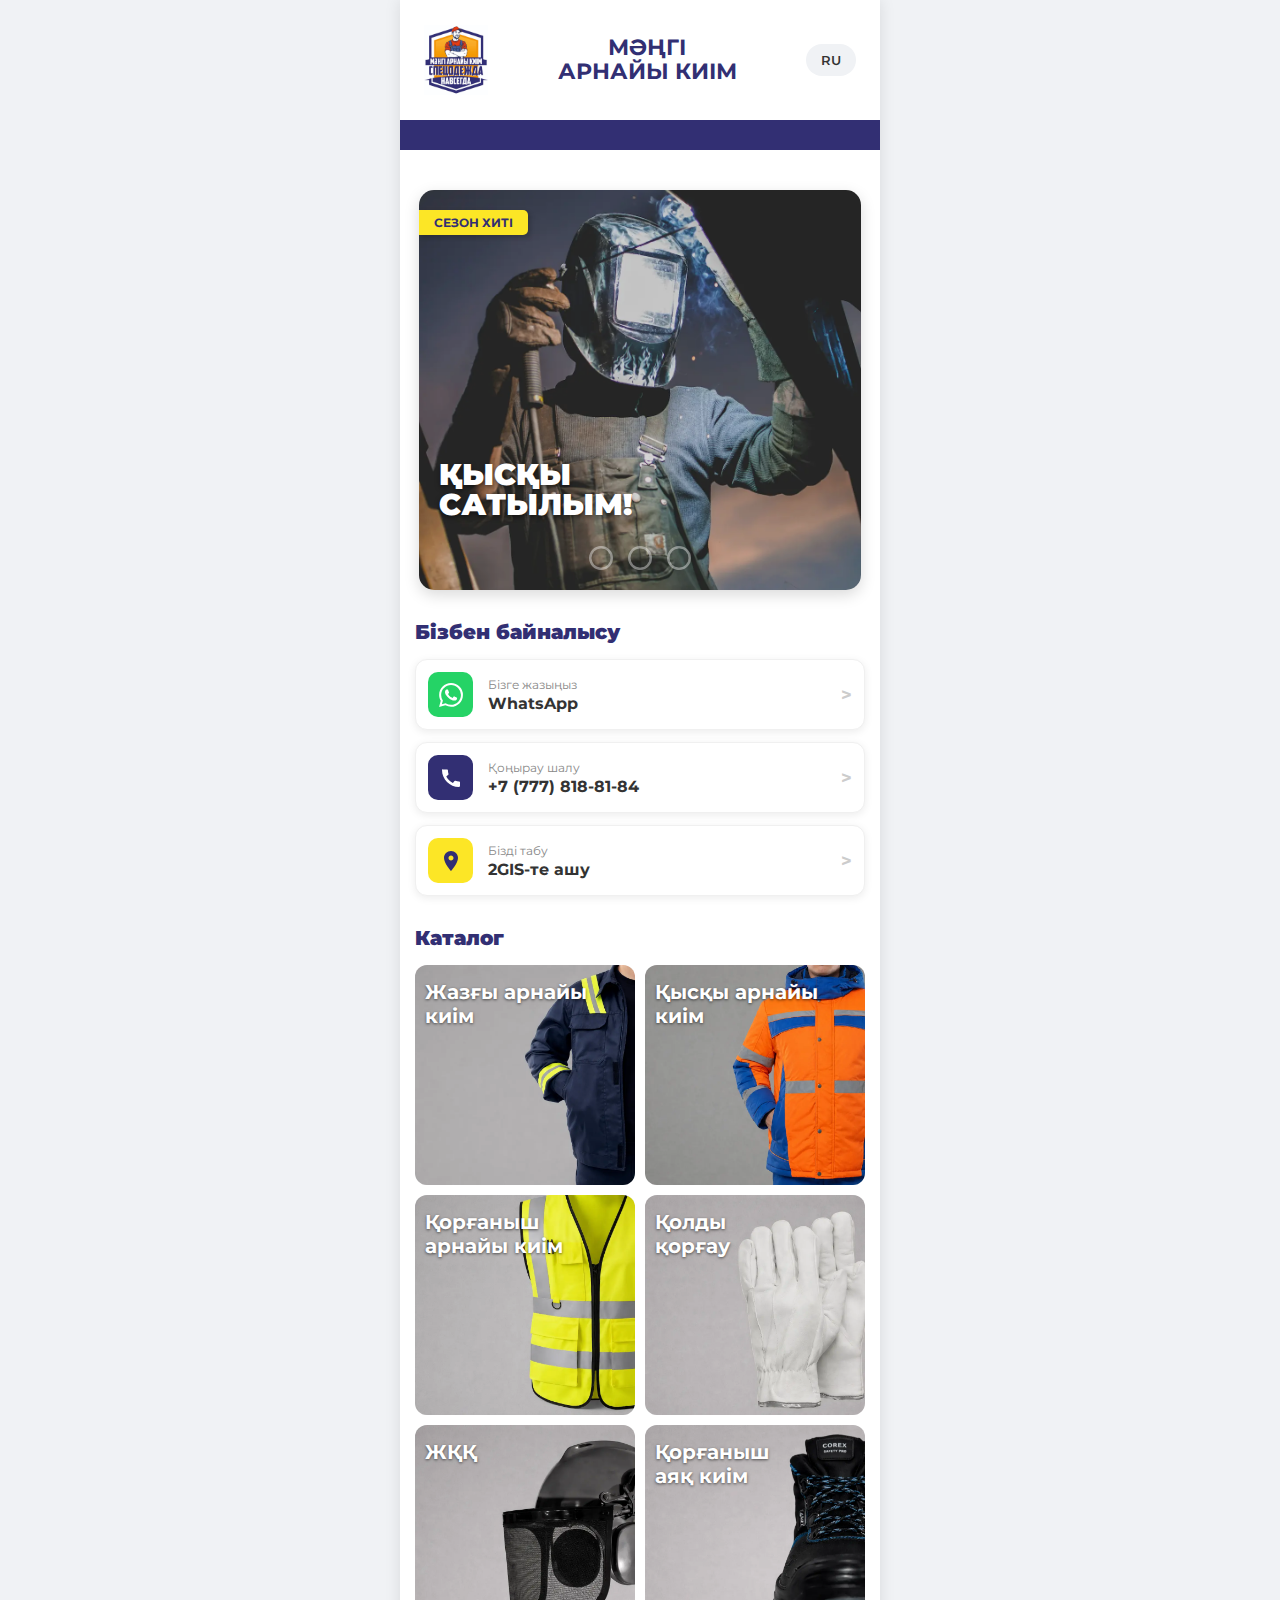
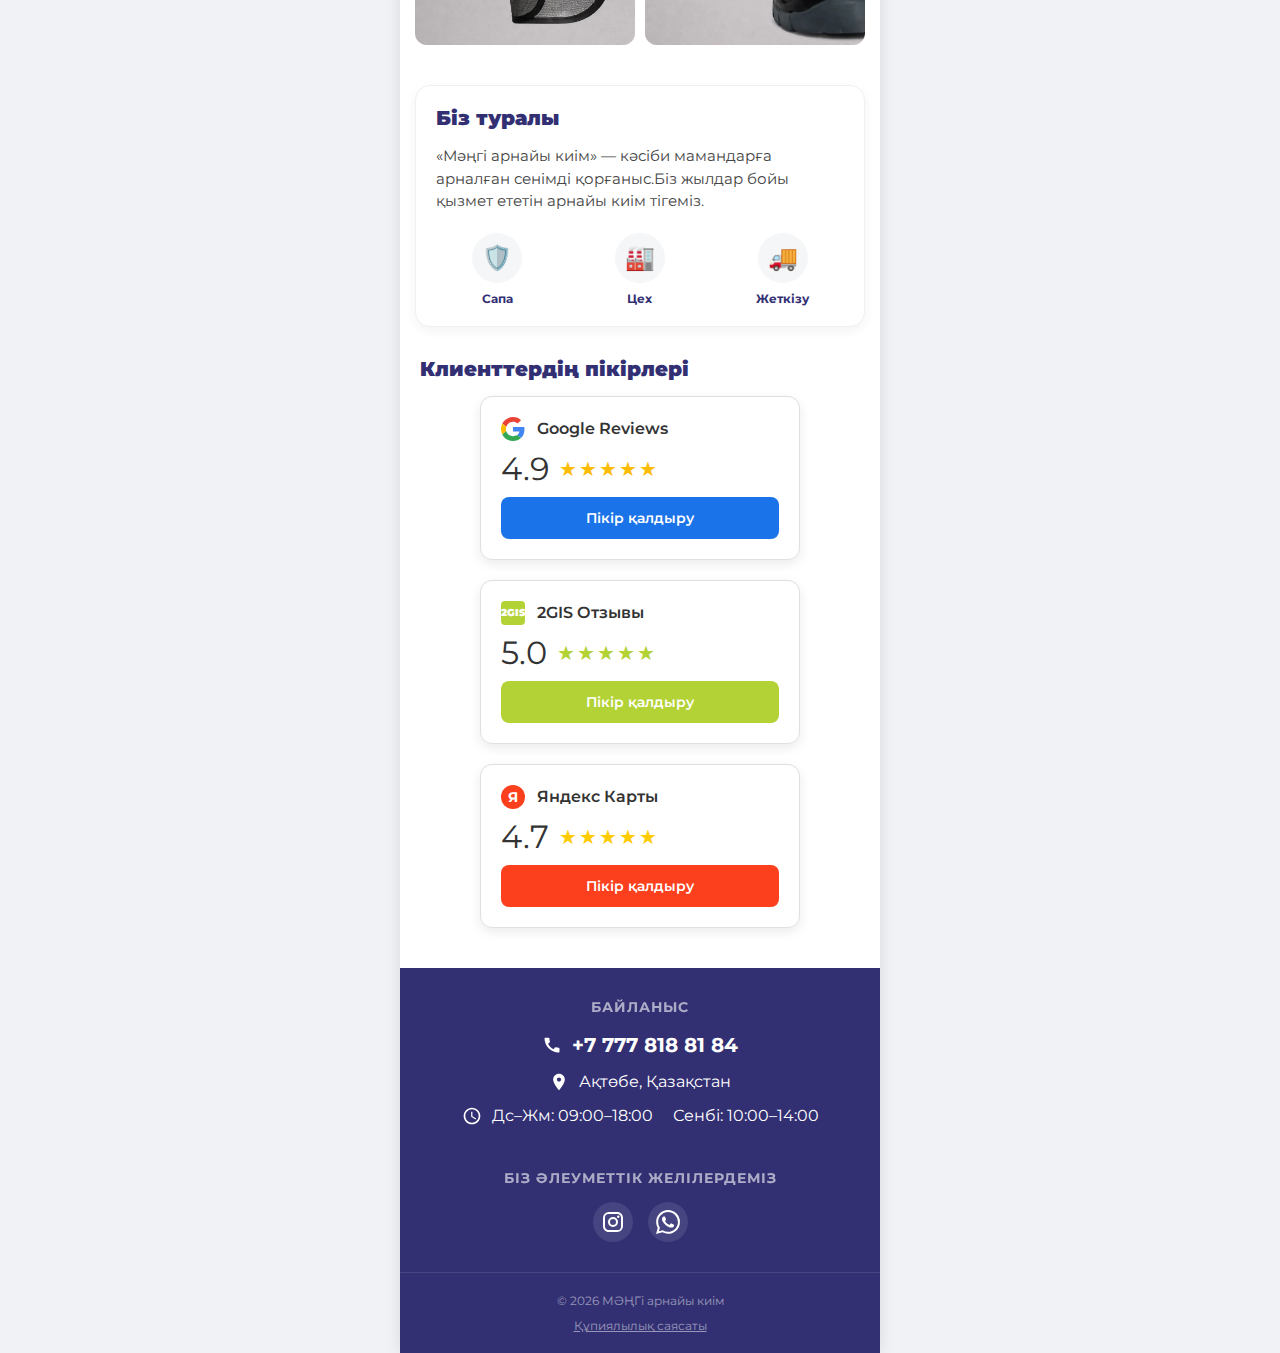
<file: index.html>
<!DOCTYPE html>
<html lang="ru">
<head>
    <meta charset="UTF-8">
    <meta name="viewport" content="width=device-width, initial-scale=1.0, maximum-scale=1.0, user-scalable=no">
    <title>Мой сайт</title>

    <link rel="preconnect" href="https://fonts.googleapis.com">
    <link rel="preconnect" href="https://fonts.gstatic.com" crossorigin>
    <link href="https://fonts.googleapis.com/css2?family=Oswald:wght@200..700&display=swap" rel="stylesheet">
    <link rel="preconnect" href="https://fonts.googleapis.com">
    <link rel="preconnect" href="https://fonts.gstatic.com" crossorigin>
    <link href="https://fonts.googleapis.com/css2?family=Montserrat:ital,wght@0,100..900;1,100..900&display=swap" rel="stylesheet">

    <link rel = "stylesheet" href = "spnavsegda-css/header.css">
    <link rel = "stylesheet" href = "spnavsegda-css/general.css">
    <link rel = "stylesheet" href = "spnavsegda-css/slider.css">
    <link rel = "stylesheet" href = "spnavsegda-css/buttons.css">
    <link rel = "stylesheet" href = "spnavsegda-css/catalog.css">
    <link rel = "stylesheet" href = "spnavsegda-css/about-us.css">
    <link rel = "stylesheet" href = "spnavsegda-css/reviews.css">
    <link rel = "stylesheet" href = "spnavsegda-css/basement.css">
    
</head>
<body>

    <div class="mobile-screen">

        <div class = "header">

            <div class = "left-section">
                <img class = "logo" src = "icons/qwe.jpg">
            </div>

            <div class = "middle-section">
                
                <p class="header-text">
                    <span data-lang="mkt_forever">МӘҢГІ</span>
                    <br>
                    <span data-lang="mkt_workwear">АРНАЙЫ КИІМ</span>
                </p>

            </div>

            <div class = "right-section">
                <p class="header-lang" id="langBtn" onclick="toggleLanguage()">RU</p>
            </div>

        </div>

        <div class = "header-line">

        </div>

        <div class="slider-container">
    
            <div class="slider-track" id="autoSlider">
                
                <div class="slide">
                    <img src= "slider-images/max-larochelle-c-vWdiICscA-unsplash (1).webp" class="slide-image">
                    <div class="slide-badge" data-lang = "mkt_hit">СЕЗОН ХИТІ</div>
                    <div class="slide-content">
                        <h2 class="slide-title">
                            <span data-lang="slide_winter">ҚЫСҚЫ</span>
                            <br>
                            <span data-lang="slide_sale">САТЫЛЫМ!</span>
                        </h2>
                    </div>
                </div>
        
                <div class="slide">
                    <img src="slider-images/frank-albrecht-PoH0Xf9ZaYE-unsplash.webp" class="slide-image" loading="lazy">
                    <div class="slide-content">
                        <h2 class="slide-title">
                            <span data-lang="slide_eternal">МӘҢГІЛІК</span>
                            <br>
                            <span data-lang="slide_protection">ҚОРҒАНЫС</span>
                        </h2>
                    </div>
                </div>
                
                <div class="slide">
                    <img src= "slider-images/gabriel-alenius-dA-oPHeQZkA-unsplash.webp" class="slide-image" loading="lazy">
                    <div class="slide-content">
                        <h2 class="slide-title">
                            <span data-lang="mkt_new">ЖАҢА</span>
                            <br>
                            <span data-lang="mkt_collection">КОЛЛЕКЦИЯ</span>
                        </h2>
                    </div>
                </div>
        
            </div>
        
            <div class="slider-dots-overlay">
                <div class="timer-dot active" data-index="0">
                    <svg viewBox="0 0 40 40">
                        <circle cx="20" cy="20" r="18" class="bg-ring"></circle>
                        <circle cx="20" cy="20" r="18" class="progress-ring"></circle>
                    </svg>
                </div>
                <div class="timer-dot" data-index="1">
                    <svg viewBox="0 0 40 40">
                        <circle cx="20" cy="20" r="18" class="bg-ring"></circle>
                        <circle cx="20" cy="20" r="18" class="progress-ring"></circle>
                    </svg>
                </div>
                <div class="timer-dot" data-index="2">
                    <svg viewBox="0 0 40 40">
                        <circle cx="20" cy="20" r="18" class="bg-ring"></circle>
                        <circle cx="20" cy="20" r="18" class="progress-ring"></circle>
                    </svg>
                </div>
            </div>
            
        </div>



        <div class="content-wrapper">
    
            <h2 class="contact-title" data-lang="contact_us_title">Бiзбен байналысу</h2>
        
            <div class="contact-buttons-list">
                
                <a href="https://api.whatsapp.com/send/?phone=77778188184&text&type=phone_number&app_absent=0" class="contact-card">
                    <div class="icon-box whatsapp-bg">
                        <svg viewBox="0 0 24 24" fill="white"><path d="M17.472 14.382c-.297-.149-1.758-.867-2.03-.967-.273-.099-.471-.148-.67.15-.197.297-.767.966-.94 1.164-.173.199-.347.223-.644.075-.297-.15-1.255-.463-2.39-1.475-.883-.788-1.48-1.761-1.653-2.059-.173-.297-.018-.458.13-.606.134-.133.298-.347.446-.52.149-.174.198-.298.298-.497.099-.198.05-.371-.025-.52-.075-.149-.669-1.612-.916-2.207-.242-.579-.487-.5-.669-.51-.173-.008-.371-.008-.57-.008-.198 0-.52.074-.792.372-.272.297-1.04 1.016-1.04 2.479 0 1.462 1.065 2.875 1.213 3.074.149.198 2.096 3.2 5.077 4.487.709.306 1.262.489 1.694.625.712.227 1.36.195 1.871.118.571-.085 1.758-.719 2.006-1.413.248-.694.248-1.289.173-1.413-.074-.124-.272-.198-.57-.347m-5.421 7.403h-.004a9.87 9.87 0 01-5.031-1.378l-.361-.214-3.741.982.998-3.648-.235-.374a9.86 9.86 0 01-1.51-5.26c.001-5.45 4.436-9.884 9.888-9.884 2.64 0 5.122 1.03 6.988 2.898a9.825 9.825 0 012.893 6.994c-.003 5.45-4.437 9.884-9.885 9.884m8.413-18.297A11.815 11.815 0 0012.05 0C5.495 0 .16 5.335.157 11.892c0 2.096.547 4.142 1.588 5.945L.057 24l6.305-1.654a11.882 11.882 0 005.683 1.448h.005c6.554 0 11.89-5.335 11.893-11.893a11.821 11.821 0 00-3.48-8.413Z"/></svg>
                    </div>
                    <div class="card-text">
                        <span class="label" data-lang="btn_write_us">Бізге жазыңыз</span>
                        <span class="value">WhatsApp</span>
                    </div>
                    <div class="arrow">></div>
                </a>
        
                <a href="tel:+77778188184" class="contact-card">
                    <div class="icon-box phone-bg">
                        <svg viewBox="0 0 24 24" fill="white"><path d="M20.01 15.38c-1.23 0-2.42-.2-3.53-.56a.977.977 0 00-1.01.24l-1.57 1.97c-2.83-1.49-5.15-3.8-6.62-6.63l1.97-1.57c.23-.24.31-.56.25-.87-.37-1.11-.56-2.3-.56-3.53 0-.54-.45-.99-.99-.99H4.19C3.65 3 3 3.24 3 3.99 3 13.28 10.73 21 20.01 21c.71 0 .99-.63.99-1.18v-3.45c0-.54-.45-.99-.99-.99z"/></svg>
                    </div>
                    <div class="card-text">
                        <span class="label" data-lang="btn_call">Қоңырау шалу</span>
                        <span class="value">+7 (777) 818-81-84</span>
                    </div>
                    <div class="arrow">></div>
                </a>
        
                <a href="https://go.2gis.com/frepL" target="_blank" class="contact-card">
                    <div class="icon-box gis-bg">
                        <svg viewBox="0 0 24 24" fill="white"><path d="M12 2C8.13 2 5 5.13 5 9c0 5.25 7 13 7 13s7-7.75 7-13c0-3.87-3.13-7-7-7zm0 9.5c-1.38 0-2.5-1.12-2.5-2.5s1.12-2.5 2.5-2.5 2.5 1.12 2.5 2.5-1.12 2.5-2.5 2.5z"/></svg>
                    </div>
                    <div class="card-text">
                        <span class="label" data-lang="btn_find">Бізді табу</span>
                        <span class="value" data-lang="2gis_open">2GIS-те ашу</span>
                    </div>
                    <div class="arrow">></div>
                </a>
        
            </div>
        </div>

        <h2 class="catalog-section-title">Каталог</h2>


        <div class="catalog-grid">

            <div class="catalog-card">
                <img class="catalog-img" src="grid-images/summer-workwear.webp" loading="lazy">
                <div class="catalog-overlay">
                    <span data-lang="cat_summer_1">Жазғы арнайы</span><br>
                    <span data-lang="cat_summer_2">киім</span>
                </div>
            </div>
        
            <div class="catalog-card">
                <img class="catalog-img" src="grid-images/winter-workwear.webp" loading="lazy">
                <div class="catalog-overlay">
                    <span data-lang="cat_winter_1">Қысқы арнайы</span><br>
                    <span data-lang="cat_winter_2">киім</span>
                </div>
            </div>
        
            <div class="catalog-card">
                <img class="catalog-img" src="grid-images/protective-workwear.webp" loading="lazy">
                <div class="catalog-overlay">
                    <span data-lang="cat_prot_1">Қорғаныш</span><br>
                    <span data-lang="cat_prot_2">арнайы киім</span>
                </div>
            </div>
        
            <div class="catalog-card">
                <img class="catalog-img" src="grid-images/hand-workwear.webp" loading="lazy">
                <div class="catalog-overlay">
                    <span data-lang="cat_hands_1">Қолды</span><br>
                    <span data-lang="cat_hands_2">қорғау</span>
                </div>
            </div>
        
            <div class="catalog-card">
                <img class="catalog-img" src="grid-images/PPE.webp" loading="lazy">
                <div class="catalog-overlay" data-lang="cat_siz">
                    ЖҚҚ
                </div>
            </div>
        
            <div class="catalog-card">
                <img class="catalog-img" src="grid-images/foot-workwear.webp" loading="lazy">
                <div class="catalog-overlay">
                    <span data-lang="cat_shoes_1">Қорғаныш</span><br>
                    <span data-lang="cat_shoes_2">аяқ киім</span>
                </div>
            </div>
        
        </div>

        <div class="content-wrapper">

            <div style="height: 20px;"></div>

            <div class="about-card">
                <h2 class="about-us-title" data-lang="about_title">Біз туралы</h2>
                <p class="about-text" data-lang="about_text_full">
                    «Мәңгі арнайы киім» — кәсіби мамандарға арналған сенімді қорғаныс.Біз жылдар бойы қызмет ететін арнайы киім тігеміз.
                </p>
                
                <div class="features-row">
                    <div class="feature-item">
                        <div class="feature-icon">🛡️</div>
                        <span data-lang="feat_quality">Сапа</span>
                    </div>
                    <div class="feature-item">
                        <div class="feature-icon">🏭</div>
                        <span>Цех</span>
                    </div>
                    <div class="feature-item">
                        <div class="feature-icon">🚚</div>
                        <span data-lang="feat_delivery">Жеткізу</span>
                    </div>
                </div>
            </div>
            
            <div class="reviews-section">
                <h2 class="reviews-section-title" data-lang="reviews_title">Клиенттердің пікірлері</h2>
                
                <div class="review-card">
                    <div class="review-header">
                        <div class="review-logo-box">
                            <svg width="40" height="40" viewBox="0 0 48 48">
                                <path fill="#EA4335" d="M24 9.5c3.54 0 6.71 1.22 9.21 3.6l6.85-6.85C35.9 2.38 30.47 0 24 0 14.62 0 6.51 5.38 2.56 13.22l7.98 6.19C12.43 13.72 17.74 9.5 24 9.5z"></path>
                                <path fill="#4285F4" d="M46.98 24.55c0-1.57-.15-3.09-.38-4.55H24v9.02h12.94c-.58 2.96-2.26 5.48-4.78 7.18l7.73 6c4.51-4.18 7.09-10.36 7.09-17.65z"></path>
                                <path fill="#FBBC05" d="M10.53 28.59c-.48-1.45-.76-2.99-.76-4.59s.27-3.14.76-4.59l-7.98-6.19C.92 16.46 0 20.12 0 24c0 3.88.92 7.54 2.56 10.78l7.97-6.19z"></path>
                                <path fill="#34A853" d="M24 48c6.48 0 11.93-2.13 15.89-5.81l-7.73-6c-2.15 1.45-4.92 2.3-8.16 2.3-6.26 0-11.57-4.22-13.47-9.91l-7.98 6.19C6.51 42.62 14.62 48 24 48z"></path>
                            </svg>
                        </div>
                        <div class="review-title">Google Reviews</div>
                    </div>
            
                    <div class="review-rating">
                        <span class="rating-number">4.9</span>
                        <div class="stars-row stars-google">
                            <span>★</span><span>★</span><span>★</span><span>★</span><span>★</span>
                        </div>
                    </div>
                    
                    <a data-lang="btn_review" href="https://www.google.com/search?sca_esv=c889e3cf512c13a4&q=spetsodezhda+navsegda+aktobe+reviews&uds=[base64]&si=AL3DRZEsmMGCryMMFSHJ3StBhOdZ2-6yYkXd_doETEE1OR-qOQQQ0GxME1t-jnnpKOCkgF6aimH71SWpFAqm6poy10JX0E24Zm1jhXAK2t4ra1gVzn_8murjzSI-0KE4aWFSlevEqzzbf31p8qIOqBpDS4TT4VGOrg%3D%3D&sa=X&ved=2ahUKEwi3i8HjmJWSAxXHSPEDHTStKXEQk8gLegQIHhAB&ictx=1&biw=402&bih=659&dpr=3&aic=0" target="_blank" rel="noopener noreferrer" class="review-btn-link btn-google">
                        Пікір қалдыру
                    </a>
                </div>
            
                <div class="review-card">
                    <div class="review-header">
                        <div class="review-logo-box">
                            <div class="logo-2gis">2GIS</div>
                        </div>
                        <div class="review-title">2GIS Отзывы</div>
                    </div>
            
                    <div class="review-rating">
                        <span class="rating-number">5.0</span>
                        <div class="stars-row stars-2gis">
                            <span>★</span><span>★</span><span>★</span><span>★</span><span>★</span>
                        </div>
                    </div>
                    
                    <a data-lang="btn_review" href="https://2gis.kz/aktobe/firm/70000001032279046/tab/reviews" rel="noopener noreferrer" target="_blank" class="review-btn-link btn-2gis">
                        Пікір қалдыру
                    </a>
                </div>
            
                <div class="review-card">
                    <div class="review-header">
                        <div class="review-logo-box">
                            <div class="logo-yandex">Я</div>
                        </div>
                        <div class="review-title">Яндекс Карты</div>
                    </div>
            
                    <div class="review-rating">
                        <span class="rating-number">4.7</span>
                        <div class="stars-row stars-yandex">
                            <span>★</span><span>★</span><span>★</span><span>★</span><span>★</span>
                        </div>
                    </div>
                    
                    <a data-lang="btn_review" href="https://yandex.kz/maps/ru/org/arnayy_kiim_navsegda/59197077655/reviews/?ll=57.176771%2C50.281276&z=16" rel="noopener noreferrer" target="_blank" class="review-btn-link btn-yandex">
                        Пікір қалдыру
                    </a>
                </div>
            
            </div>

        </div>


        <div class="basement">

            <div class="basement-top">
                
                <div class="basement-column">
                    <h3 class="basement-title" data-lang="contacts_short">БАЙЛАНЫС</h3>
                    
                    <a class="basement-link phone-link" href="tel:+77778188184">
                        <svg viewBox="0 0 24 24"><path d="M20.01 15.38c-1.23 0-2.42-.2-3.53-.56a.977.977 0 00-1.01.24l-1.57 1.97c-2.83-1.49-5.15-3.8-6.62-6.63l1.97-1.57c.23-.24.31-.56.25-.87-.37-1.11-.56-2.3-.56-3.53 0-.54-.45-.99-.99-.99H4.19C3.65 3 3 3.24 3 3.99 3 13.28 10.73 21 20.01 21c.71 0 .99-.63.99-1.18v-3.45c0-.54-.45-.99-.99-.99z"/></svg>
                        +7 777 818 81 84
                    </a>
                    
                    <div class="basement-info">
                        <svg viewBox="0 0 24 24"><path d="M12 2C8.13 2 5 5.13 5 9c0 5.25 7 13 7 13s7-7.75 7-13c0-3.87-3.13-7-7-7zm0 9.5c-1.38 0-2.5-1.12-2.5-2.5s1.12-2.5 2.5-2.5 2.5 1.12 2.5 2.5-1.12 2.5-2.5 2.5z"/></svg>
                        <span data-lang="addr_city">Ақтөбе, Қазақстан</span>
                    </div>
                    
                    <div class="basement-info">
                        <svg viewBox="0 0 24 24"><path d="M11.99 2C6.47 2 2 6.48 2 12s4.47 10 9.99 10C17.52 22 22 17.52 22 12S17.52 2 11.99 2zM12 20c-4.42 0-8-3.58-8-8s3.58-8 8-8 8 3.58 8 8-3.58 8-8 8zm.5-13H11v6l5.25 3.15.75-1.23-4.5-2.67z"/></svg>
                        <span data-lang="time_week">Дс–Жм: 09:00–18:00</span><br><span data-lang="time_sat">Сенбі: 10:00–14:00</span>
                    </div>
                </div>
        
                <div class="basement-column">
                    <h3 class="basement-title">БІЗ ӘЛЕУМЕТТІК ЖЕЛІЛЕРДЕМІЗ</h3>
                    <div class="social-links">
                        <a href="https://www.instagram.com/specodezhda_navsegda/" class="social-icon inst-icon">
                            <svg viewBox="0 0 24 24"><path d="M7.8 2h8.4C19.4 2 22 4.6 22 7.8v8.4a5.8 5.8 0 0 1-5.8 5.8H7.8C4.6 22 2 19.4 2 16.2V7.8A5.8 5.8 0 0 1 7.8 2m-.2 2A3.6 3.6 0 0 0 4 7.6v8.8C4 18.39 5.61 20 7.6 20h8.8a3.6 3.6 0 0 0 3.6-3.6V7.6C20 5.61 18.39 4 16.4 4H7.6m9.65 1.5a1.25 1.25 0 0 1 1.25 1.25A1.25 1.25 0 0 1 17.25 8 1.25 1.25 0 0 1 16 6.75a1.25 1.25 0 0 1 1.25-1.25M12 7a5 5 0 0 1 5 5 5 5 0 0 1-5 5 5 5 0 0 1-5-5 5 5 0 0 1 5-5m0 2a3 3 0 0 0-3 3 3 3 0 0 0 3 3 3 3 0 0 0 3-3 3 3 0 0 0-3-3z"/></svg>
                        </a>
                        <a href="https://api.whatsapp.com/send/?phone=77778188184&text&type=phone_number&app_absent=0" class="social-icon wa-icon">
                            <svg viewBox="0 0 24 24"><path d="M17.472 14.382c-.297-.149-1.758-.867-2.03-.967-.273-.099-.471-.148-.67.15-.197.297-.767.966-.94 1.164-.173.199-.347.223-.644.075-.297-.15-1.255-.463-2.39-1.475-.883-.788-1.48-1.761-1.653-2.059-.173-.297-.018-.458.13-.606.134-.133.298-.347.446-.52.149-.174.198-.298.298-.497.099-.198.05-.371-.025-.52-.075-.149-.669-1.612-.916-2.207-.242-.579-.487-.5-.669-.51-.173-.008-.371-.008-.57-.008-.198 0-.52.074-.792.372-.272.297-1.04 1.016-1.04 2.479 0 1.462 1.065 2.875 1.213 3.074.149.198 2.096 3.2 5.077 4.487.709.306 1.262.489 1.694.625.712.227 1.36.195 1.871.118.571-.085 1.758-.719 2.006-1.413.248-.694.248-1.289.173-1.413-.074-.124-.272-.198-.57-.347m-5.421 7.403h-.004a9.87 9.87 0 01-5.031-1.378l-.361-.214-3.741.982.998-3.648-.235-.374a9.86 9.86 0 01-1.51-5.26c.001-5.45 4.436-9.884 9.888-9.884 2.64 0 5.122 1.03 6.988 2.898a9.825 9.825 0 012.893 6.994c-.003 5.45-4.437 9.884-9.885 9.884m8.413-18.297A11.815 11.815 0 0012.05 0C5.495 0 .16 5.335.157 11.892c0 2.096.547 4.142 1.588 5.945L.057 24l6.305-1.654a11.882 11.882 0 005.683 1.448h.005c6.554 0 11.89-5.335 11.893-11.893a11.821 11.821 0 00-3.48-8.413Z"/></svg>
                        </a>
                    </div>
                </div>
        
            </div>
        
            <div class="basement-bottom">
                <p>© 2026 МӘҢГi арнайы киім </p>
                <a href="privacy-policy.html">Құпиялылық саясаты</a>
            </div>
        
        </div>
        


    </div>

    



    <script>
        const autoSlider = document.getElementById('autoSlider');
        const dots = document.querySelectorAll('.timer-dot');
        let autoScrollTimer;
        let currentIndex = 0;
        const slideDuration = 3500; 
    
        function updateActiveDot(index) {
            dots.forEach(dot => {
                dot.classList.remove('active');

                const ring = dot.querySelector('.progress-ring');
                ring.style.animation = 'none';
                ring.offsetHeight;
                ring.style.animation = null; 
            });
            
            if (dots[index]) {
                dots[index].classList.add('active');
            }
        }
    
        function nextSlide() {
            const slideWidth = autoSlider.clientWidth;
            let nextIndex = currentIndex + 1;
            
            if (nextIndex >= dots.length) {
                nextIndex = 0;
                autoSlider.scrollTo({ left: 0, behavior: 'smooth' });
            } else {
                autoSlider.scrollBy({ left: slideWidth, behavior: 'smooth' });
            }
            
            currentIndex = nextIndex;
            updateActiveDot(currentIndex);
        }
    
        function startTimer() {
            stopTimer();
            autoScrollTimer = setInterval(nextSlide, slideDuration);
        }
    
        function stopTimer() {
            if (autoScrollTimer) clearInterval(autoScrollTimer);
        }
    
        dots.forEach((dot, index) => {
            dot.addEventListener('click', () => {
                stopTimer();
                const slideWidth = autoSlider.clientWidth;
                autoSlider.scrollTo({ left: slideWidth * index, behavior: 'smooth' });
                currentIndex = index;
                updateActiveDot(currentIndex);
                startTimer();
            });
        });
    
        
        let isTouching = false;
    
        autoSlider.addEventListener('touchstart', () => {
            isTouching = true;
            stopTimer();
        }, { passive: true });
    
        autoSlider.addEventListener('touchend', () => {
            isTouching = false;
            setTimeout(() => {
                const slideWidth = autoSlider.clientWidth;
                const newIndex = Math.round(autoSlider.scrollLeft / slideWidth);
                
                if (newIndex !== currentIndex) {
                    currentIndex = newIndex;
                    updateActiveDot(currentIndex);
                }
                startTimer();
            }, 300); 
        }, { passive: true });
    
        startTimer();
    </script>

    <script>
        let currentLang = 'kz'; 
    
        const translations = {
            'ru': {
                'mkt_workwear': 'СПЕЦОДЕЖДА',
                'mkt_forever': 'НАВСЕГДА',
    
                'mkt_hit': 'ХИТ СЕЗОНА',
                'slide_winter': 'ЗИМНЯЯ',
                'slide_sale': 'РАСПРОДАЖА!',
                'slide_eternal': 'ВЕЧНАЯ',     
                'slide_protection': 'ЗАЩИТА',  
                'mkt_new': 'НОВАЯ',       
                'mkt_collection': 'КОЛЛЕКЦИЯ', 
    
                'contact_us_title': 'Связаться с нами',
                'btn_write_us': 'Написать нам',
                'btn_call': 'Позвонить',
                'btn_find': 'Найти нас',
                '2gis_open': 'Открыть 2GIS',
    
                'catalog_title': 'Каталог', 
                
                'cat_summer_1': 'Летняя',
                'cat_summer_2': 'спецодежда',
                
                'cat_winter_1': 'Зимняя',
                'cat_winter_2': 'спецодежда',
                
                'cat_prot_1': 'Защитная',
                'cat_prot_2': 'спецодежда',
                
                'cat_hands_1': 'Защита',
                'cat_hands_2': 'рук',
                
                'cat_siz': 'СИЗ',
                
                'cat_shoes_1': 'Защитная',
                'cat_shoes_2': 'обувь',
    
                'about_title': 'О нас',
                'about_text_full': '«Мәңгі арнайы киім» — это надежная защита для профессионалов. Мы шьем спецодежду, которая служит годами.',
                'feat_quality': 'Качество',
                'feat_delivery': 'Доставка',
    
                'reviews_title': 'Отзывы клиентов',
                'btn_review': 'Оставить отзыв',
    
                'contacts_short': 'КОНТАКТЫ',
                'addr_city': 'Актобе, Казахстан',
                'time_week': 'Пн–Пт: 09:00–18:00',
                'time_sat': 'Сб: 10:00–14:00',
                'socials_title': 'МЫ В СОЦСЕТЯХ',
                'footer_copyright': '© 2026 Спецодежда навсегда',
                'privacy_policy': 'Политика конфиденциальности'
            },
    
            'kz': {
                'mkt_workwear': 'АРНАЙЫ КИІМ',
                'mkt_forever': 'МӘҢГІ',
    
                'mkt_hit': 'СЕЗОН ХИТІ',
                'slide_winter': 'ҚЫСҚЫ',
                'slide_sale': 'САТЫЛЫМ!',
                'slide_eternal': 'МӘҢГІЛІК',
                'slide_protection': 'ҚОРҒАНЫ',
                'mkt_new': 'ЖАҢА',
                'mkt_collection': 'КОЛЛЕКЦИЯ',
    
                'contact_us_title': 'Бiзбен байланысу',
                'btn_write_us': 'Бізге жазыңыз',
                'btn_call': 'Қоңырау шалу',
                'btn_find': 'Бізді табу',
                '2gis_open': '2GIS-те ашу',
    
                'catalog_title': 'Каталог',
                
                'cat_summer_1': 'Жазғы арнайы',
                'cat_summer_2': 'киім',
                
                'cat_winter_1': 'Қысқы арнайы',
                'cat_winter_2': 'киім',
                
                'cat_prot_1': 'Қорғаныш',
                'cat_prot_2': 'арнайы киім',
                
                'cat_hands_1': 'Қолды',
                'cat_hands_2': 'қорғау',
                
                'cat_siz': 'ЖҚҚ',
                
                'cat_shoes_1': 'Қорғаныш',
                'cat_shoes_2': 'аяқ киім',
    
                'about_title': 'Біз туралы',
                'about_text_full': '«Мәңгі арнайы киім» — кәсіби мамандарға арналған сенімді қорғаныс. Біз жылдар бойы қызмет ететін арнайы киім тігеміз.',
                'feat_quality': 'Сапа',
                'feat_delivery': 'Жеткізу',
    
                'reviews_title': 'Клиенттердің пікірлері',
                'btn_review': 'Пікір қалдыру',
    
                'contacts_short': 'БАЙЛАНЫС',
                'addr_city': 'Ақтөбе, Қазақстан',
                'time_week': 'Дс–Жм: 09:00–18:00',
                'time_sat': 'Сенбі: 10:00–14:00',
                'socials_title': 'БІЗ ӘЛЕУМЕТТІК ЖЕЛІЛЕРДЕМІЗ',
                'footer_copyright': '© 2026 МӘҢГi арнайы киім',
                'privacy_policy': 'Құпиялылық саясаты'
            }
        };
    
        function toggleLanguage() {
            if (currentLang === 'kz') {
                currentLang = 'ru';
                document.getElementById('langBtn').innerText = 'KZ';
            } else {
                currentLang = 'kz';
                document.getElementById('langBtn').innerText = 'RU';
            }
            translatePage();
        }
    
        function translatePage() {
            const elements = document.querySelectorAll('[data-lang]');
            elements.forEach(element => {
                const key = element.getAttribute('data-lang');
                if (translations[currentLang][key]) {
                    element.innerText = translations[currentLang][key];
                }
            });
        }
    </script>


    

</body>
</html>
</file>
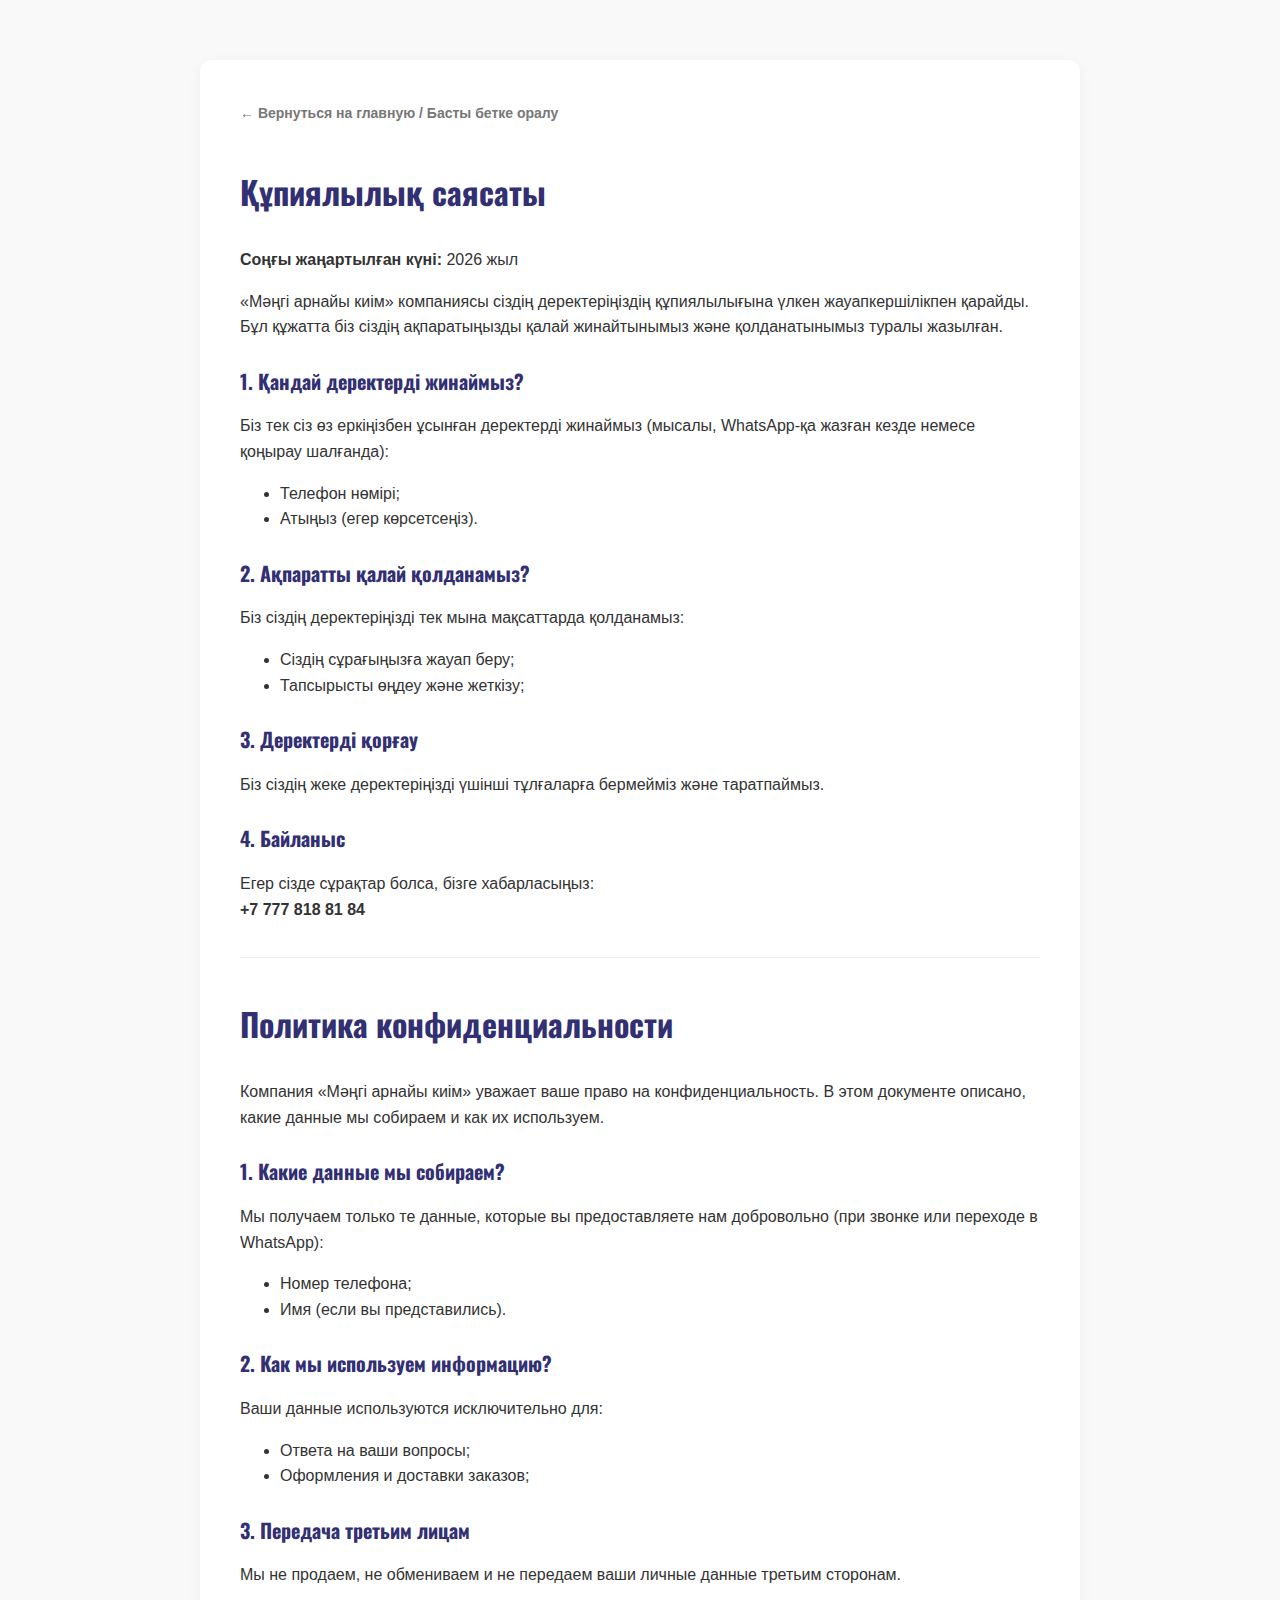
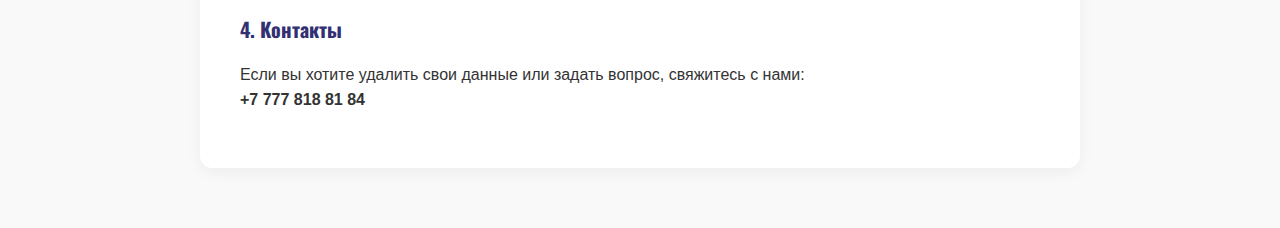
<file: privacy-policy.html>
<!DOCTYPE html>
<html lang="kk">
<head>
    <meta charset="UTF-8">
    <meta name="viewport" content="width=device-width, initial-scale=1.0">
    <title>Құпиялылық саясаты / Политика конфиденциальности</title>
    <link href="https://fonts.googleapis.com/css2?family=Oswald:wght@200..700&display=swap" rel="stylesheet">
    
    <style>
        body {
            font-family: 'Roboto', Arial, sans-serif;
            line-height: 1.6;
            color: #333;
            margin: 0;
            padding: 20px;
            background-color: #f9f9f9;
        }
        .policy-container {
            max-width: 800px;
            margin: 40px auto;
            background: white;
            padding: 40px;
            border-radius: 12px;
            box-shadow: 0 4px 15px rgba(0,0,0,0.05);
        }
        h1 {
            font-family: 'Oswald', sans-serif;
            color: #322F73; 
            margin-bottom: 30px;
        }
        h2 {
            font-family: 'Oswald', sans-serif;
            color: #322F73;
            margin-top: 25px;
            font-size: 20px;
        }
        p {
            margin-bottom: 15px;
        }
        .back-btn {
            display: inline-block;
            margin-bottom: 20px;
            text-decoration: none;
            color: #777;
            font-weight: bold;
            font-size: 14px;
        }
        .back-btn:hover {
            color: #322F73;
        }
        .lang-section {
            margin-bottom: 40px;
            padding-bottom: 20px;
            border-bottom: 1px solid #eee;
        }
    </style>
</head>
<body>

<div class="policy-container">
    
    <a href="index.html" class="back-btn">← Вернуться на главную / Басты бетке оралу</a>

    <div class="lang-section">
        <h1>Құпиялылық саясаты</h1>
        <p><strong>Соңғы жаңартылған күні:</strong> 2026 жыл</p>
        
        <p>«Мәңгі арнайы киім» компаниясы сіздің деректеріңіздің құпиялылығына үлкен жауапкершілікпен қарайды. Бұл құжатта біз сіздің ақпаратыңызды қалай жинайтынымыз және қолданатынымыз туралы жазылған.</p>

        <h2>1. Қандай деректерді жинаймыз?</h2>
        <p>Біз тек сіз өз еркіңізбен ұсынған деректерді жинаймыз (мысалы, WhatsApp-қа жазған кезде немесе қоңырау шалғанда):</p>
        <ul>
            <li>Телефон нөмірі;</li>
            <li>Атыңыз (егер көрсетсеңіз).</li>
        </ul>

        <h2>2. Ақпаратты қалай қолданамыз?</h2>
        <p>Біз сіздің деректеріңізді тек мына мақсаттарда қолданамыз:</p>
        <ul>
            <li>Сіздің сұрағыңызға жауап беру;</li>
            <li>Тапсырысты өңдеу және жеткізу;</li>
        </ul>

        <h2>3. Деректерді қорғау</h2>
        <p>Біз сіздің жеке деректеріңізді үшінші тұлғаларға бермейміз және таратпаймыз.</p>
        
        <h2>4. Байланыс</h2>
        <p>Егер сізде сұрақтар болса, бізге хабарласыңыз: <br> <strong>+7 777 818 81 84</strong></p>
    </div>

    <div>
        <h1>Политика конфиденциальности</h1>
        
        <p>Компания «Мәңгі арнайы киім» уважает ваше право на конфиденциальность. В этом документе описано, какие данные мы собираем и как их используем.</p>

        <h2>1. Какие данные мы собираем?</h2>
        <p>Мы получаем только те данные, которые вы предоставляете нам добровольно (при звонке или переходе в WhatsApp):</p>
        <ul>
            <li>Номер телефона;</li>
            <li>Имя (если вы представились).</li>
        </ul>

        <h2>2. Как мы используем информацию?</h2>
        <p>Ваши данные используются исключительно для:</p>
        <ul>
            <li>Ответа на ваши вопросы;</li>
            <li>Оформления и доставки заказов;</li>
        </ul>

        <h2>3. Передача третьим лицам</h2>
        <p>Мы не продаем, не обмениваем и не передаем ваши личные данные третьим сторонам.</p>

        <h2>4. Контакты</h2>
        <p>Если вы хотите удалить свои данные или задать вопрос, свяжитесь с нами: <br> <strong>+7 777 818 81 84</strong></p>
    </div>

</div>

</body>
</html>
</file>
<file: spnavsegda-css/header.css>
.header {
    display: flex;
    justify-content: space-between;
    align-items: center;          
    width: 90%;                    
    margin: 15px auto;             
    background-color: white;        
    padding: 10px 0;
}


.left-section {
    display: flex;
    align-items: center;
}

.logo{
    height: 70px;
    width: auto;
    display: block;
}

.middle-section{
    display: flex;
    align-items: center;
    flex-direction: row;
}

.header-text{
    color: #322F73;
    text-align: center;
    font-family: Oswald;
    font-weight: 700;
    font-size: 22px;
    line-height: 1.1;
}

.right-section {
    display: flex;
    justify-content: flex-end;
    align-items: center;      
}

.language{
    color:#322F73;
    text-align: center;
    font-family: Oswald;
    font-weight: 700;
    font-size: 24px;
}

.header-line{
    width: 100%;
    background-color:#322F73;
    height: 30px;
    margin-top: 5px;
    margin-bottom: 20px;
}

.header-lang {
    display: inline-block;
    padding: 8px 15px;
    border-radius: 20px;      
    background-color: #f0f2f5; 
    color: #333;              
    
    font-family: 'Montserrat', sans-serif;
    font-weight: 600;
    font-size: 13px;
    
    cursor: pointer;
    user-select: none;
    transition: background 0.2s;
}

.header-lang:active {
    background-color: #d1d5db;
}
</file>
<file: spnavsegda-css/general.css>
* {
          box-sizing: border-box;
          margin: 0;
          padding: 0;
      }

      body {

        background-color: #f0f2f5; 
        font-family: Arial, sans-serif;
        display: flex;
        justify-content: center;
        min-height: 100vh;

    }

  
        .mobile-screen {
          width: 100%;
          max-width: 480px; 
          background-color: #ffffff; 
          min-height: 100vh; 
          box-shadow: 0 0 15px rgba(0,0,0,0.1); 
          position: relative;
      }

    body, h1, h2, h3, h4, p, a, span, button, div, .btn {
    font-family: 'Montserrat', sans-serif !important;}
</file>
<file: spnavsegda-css/slider.css>
.slider-container {
    width: 92%;
    margin: 0 auto 20px auto;
    position: relative; 
    border-radius: 15px;
    overflow: hidden;
    box-shadow: 0 5px 15px rgba(0,0,0,0.15);
    margin-top: 40px;
}

.slider-track {
    display: flex;
    overflow-x: auto; 
    scroll-snap-type: x mandatory; 
    scrollbar-width: none;
    
    scroll-behavior: smooth;
    -webkit-overflow-scrolling: touch;
}
.slider-track::-webkit-scrollbar { display: none; }

.slide {
    min-width: 100%;
    position: relative;
    scroll-snap-align: start;
    overflow: hidden;
}

.slide-image {
    width: 100%;
    height: 400px;
    object-fit: cover;
    display: block;
    filter: brightness(0.85); 
}


.slider-dots-overlay {
    position: absolute;
    bottom: 20px; 
    left: 0;
    width: 100%;
    display: flex;
    justify-content: center;
    gap: 15px;
    z-index: 10; 
    pointer-events: none; 
}


.timer-dot {
    width: 24px;   
    height: 24px;
    position: relative;
    transform: rotate(-90deg);
    pointer-events: auto;
    cursor: pointer;
    filter: drop-shadow(0 2px 3px rgba(0,0,0,0.3));
}

.timer-dot svg { width: 100%; height: 100%; }

.bg-ring {
    fill: none;
    stroke: rgba(255, 255, 255, 0.4); 
    stroke-width: 4;
}

.progress-ring {
    fill: none;
    stroke: #FCE626; 
    stroke-width: 4;
    stroke-dasharray: 113;
    stroke-dashoffset: 113;
    stroke-linecap: round; 
}


.timer-dot.active .progress-ring {
    animation: fillCircle 3.5s linear forwards;
}

@keyframes fillCircle {
    to { stroke-dashoffset: 0; }
}


.slide-content {
    position: absolute;
    bottom: 60px; 
    left: 20px;
    right: 20px;
    color: white;
    text-shadow: 0 2px 5px rgba(0,0,0,0.5);
}
.slide-title {
    font-size: 30px;
    font-weight: 900;
    line-height: 1;
    margin-bottom: 10px;
    text-transform: uppercase;
}
.slide-badge {
    position: absolute;
    top: 20px;
    left: 0;
    background-color: #FCE626;
    color: #322F73;
    padding: 5px 15px;
    font-weight: bold;
    font-size: 12px;
    border-radius: 0 5px 5px 0;
    box-shadow: 2px 2px 5px rgba(0,0,0,0.2);
}
</file>
<file: spnavsegda-css/buttons.css>
.contact-title {
    font-size: 20px;
    font-weight: 900;
    color: #322F73;
    margin-bottom: 15px;
    margin-top: 30px;
    margin-left: 15px ;
}


.contact-buttons-list {
    display: flex;
    flex-direction: column;
    gap: 12px; 
    margin-left: 15px;
    margin-right: 15px;
}


.contact-card {
    display: flex;
    align-items: center;
    background-color: white;
    padding: 12px;
    border-radius: 12px;
    text-decoration: none;
    
  
    box-shadow: 0 2px 8px rgba(0,0,0,0.08);
    transition: transform 0.1s, box-shadow 0.1s;
    border: 1px solid #f0f0f0; 
}


.contact-card:active {
    transform: scale(0.98); 
    background-color: #f9f9f9;
}


.icon-box {
    width: 45px;
    height: 45px;
    border-radius: 10px;
    display: flex;
    align-items: center;
    justify-content: center;
    margin-right: 15px;
    flex-shrink: 0; 
}

.icon-box svg {
    width: 24px;
    height: 24px;
}


.whatsapp-bg {
    background-color: #25D366; 
}
.phone-bg {
    background-color: #322F73;
}
.gis-bg {
    background-color: #FCE626;
}

.gis-bg svg {
    fill: #322F73; 
}


.card-text {
    display: flex;
    flex-direction: column;
    flex-grow: 1; 
}

.label {
    font-size: 12px;
    color: #888;
    margin-bottom: 2px;
}

.value {
    font-size: 16px;
    font-weight: bold;
    color: #333;
}

.arrow {
    color: #ccc;
    font-weight: bold;
    font-size: 18px;
    margin-left: 10px;
}
</file>
<file: spnavsegda-css/catalog.css>
.catalog-section-title{
    font-size: 20px;
    font-weight: 900;
    color: #322F73;
    margin-bottom: 15px;
    margin-top: 30px;
    margin-left: 15px ;
}

.catalog-grid {
    display: grid;
    grid-template-columns: 1fr 1fr; 
    gap: 10px; 
    margin-bottom: 20px;
    margin-left: 15px;
    margin-right: 15px;
}

/* Сама карточка */
.catalog-card {
    position: relative; 
    border-radius: 12px; 
    overflow: hidden;   
    aspect-ratio: 1 / 1; 
    background-color: #f0f0f0;
}

.catalog-img{
    position: relative;
    width: 100%;
    height: 100%;
}

.catalog-overlay{
    position: absolute;
    width: 100%;
    color: white;
    font-family: Oswald;
    top:15px;
    left:10px;
    font-weight: bold;
    font-size: 20px;
    line-height: 1.2;
    text-shadow: 0 1px 3px rgba(0,0,0,0.6);
    pointer-events: none; 
}
</file>
<file: spnavsegda-css/about-us.css>
.about-us-title{
    font-size: 20px;
    font-weight: 900;
    color: #322F73;
    margin-bottom: 15px;
    margin-top: 0px;
}

.about-card {
    background-color: white;
    padding: 20px;
    border-radius: 15px;
    box-shadow: 0 4px 12px rgba(0,0,0,0.05);
    margin-bottom: 25px;
    border: 1px solid #f0f0f0;
    margin-left: 15px;
    margin-right: 15px;
    margin-top: 0px;
}

.about-text {
    font-size: 15px;
    line-height: 1.5;
    color: #444;
    margin-bottom: 20px;
}


.features-row {
    display: flex;
    justify-content: space-between;
    text-align: center;
}

.feature-item {
    display: flex;
    flex-direction: column;
    align-items: center;
    width: 30%;
}

.feature-icon {
    font-size: 24px;
    background: #f4f6f8;
    width: 50px;
    height: 50px;
    border-radius: 50%;
    display: flex;
    align-items: center;
    justify-content: center;
    margin-bottom: 8px;
}

.feature-item span {
    font-size: 12px;
    font-weight: bold;
    color: #322F73;
}
</file>
<file: spnavsegda-css/reviews.css>
.reviews-section-title{
    font-size: 20px;
    font-weight: 900;
    color: #322F73;
    margin-bottom: 15px;
    margin-top: 30px;
    margin-left: 20px ;
}

.reviews-section {
    margin-bottom: 40px;
}


.review-card {
    background: #fff;
    border: 1px solid #e0e0e0;
    border-radius: 12px;
    padding: 20px;
    max-width: 320px; 
    margin: 0 auto 20px auto;
    box-shadow: 0 4px 12px rgba(0,0,0,0.08);
    display: flex;
    flex-direction: column;
    gap: 12px;
    font-family: Arial, sans-serif;
}


.review-header {
    display: flex;
    align-items: center;
    gap: 12px;
}

.review-logo-box {
    width: 24px;
    height: 24px;
    display: flex;
    align-items: center;
    justify-content: center;
}

.review-title {
    font-weight: 600;
    font-size: 16px;
    color: #333;
}


.review-rating {
    display: flex;
    align-items: center;
    gap: 10px;
}

.rating-number {
    font-size: 32px;
    font-weight: 400;
    color: #333;
    line-height: 1;
}

.stars-row {
    display: flex;
    font-size: 20px; 
    gap: 2px;
}


.review-btn-link {
    display: block;
    text-align: center;
    color: white;
    padding: 12px;
    border-radius: 8px;
    text-decoration: none;
    font-weight: 600;
    font-size: 14px;
    transition: opacity 0.2s;
}

.review-btn-link:active {
    opacity: 0.8;
}



.stars-google { color: #fbbc04; }
.btn-google { background-color: #1a73e8; } 

.stars-2gis { color: #B3D236; } 
.btn-2gis { background-color: #B3D236; } 
.logo-2gis {
    background: #B3D236;
    border-radius: 4px;
    color: white;
    font-weight: 900;
    font-size: 10px;
    width: 100%;
    height: 100%;
    display: flex;
    align-items: center;
    justify-content: center;
}

.stars-yandex { color: #ffcc00; } 
.btn-yandex { background-color: #FC3F1D; } 
.logo-yandex {
    background: #FC3F1D;
    border-radius: 50%;
    color: white;
    font-weight: bold;
    font-size: 14px;
    width: 100%;
    height: 100%;
    display: flex;
    align-items: center;
    justify-content: center;
}
</file>
<file: spnavsegda-css/basement.css>
.basement {
    background-color: #322F73;
    width: 100%;
    margin-top: 40px;
    font-family: 'Roboto', sans-serif; 
    color: white;
}


.basement-top {

    display: flex;
    flex-direction: column; 
    gap: 30px; 
    

    padding: 30px 20px; 
    text-align: center; 
}

.basement-title {
    font-size: 14px;
    text-transform: uppercase;
    opacity: 0.6;
    margin-bottom: 15px;
    letter-spacing: 1px;
}


.basement-link,
.basement-info {
    display: flex;
    align-items: center;
    justify-content: center; 
    gap: 10px;
    margin-bottom: 12px;
    font-size: 16px;
    color: white;
    text-decoration: none;
    line-height: 1.4;
}


.phone-link {
    font-size: 20px;
    font-weight: bold;
    color: white; 
}


.basement-link svg,
.basement-info svg {
    width: 20px;
    height: 20px;
    fill: white;
    flex-shrink: 0;
}


.social-links {
    display: flex;
    justify-content: center;
    gap: 15px;
}

.social-icon {
    width: 40px;
    height: 40px;
    border-radius: 50%;
    background: rgba(255, 255, 255, 0.1); 
    display: flex;
    align-items: center;
    justify-content: center;
    transition: background 0.3s;
}

.social-icon svg {
    width: 24px;
    height: 24px;
    fill: white;
}

.social-icon:active, 
.social-icon:hover {
    background: white;
}
.social-icon:active svg, 
.social-icon:hover svg {
    fill: #322F73; 
}


.basement-bottom {
    border-top: 1px solid rgba(255, 255, 255, 0.1);
    padding: 20px;
    text-align: center;
    font-size: 12px;
    color: rgba(255, 255, 255, 0.5);
    display: flex;
    flex-direction: column;
    gap: 10px;
}

.basement-bottom a {
    color: rgba(255, 255, 255, 0.5);
    text-decoration: underline;
}
</file>
